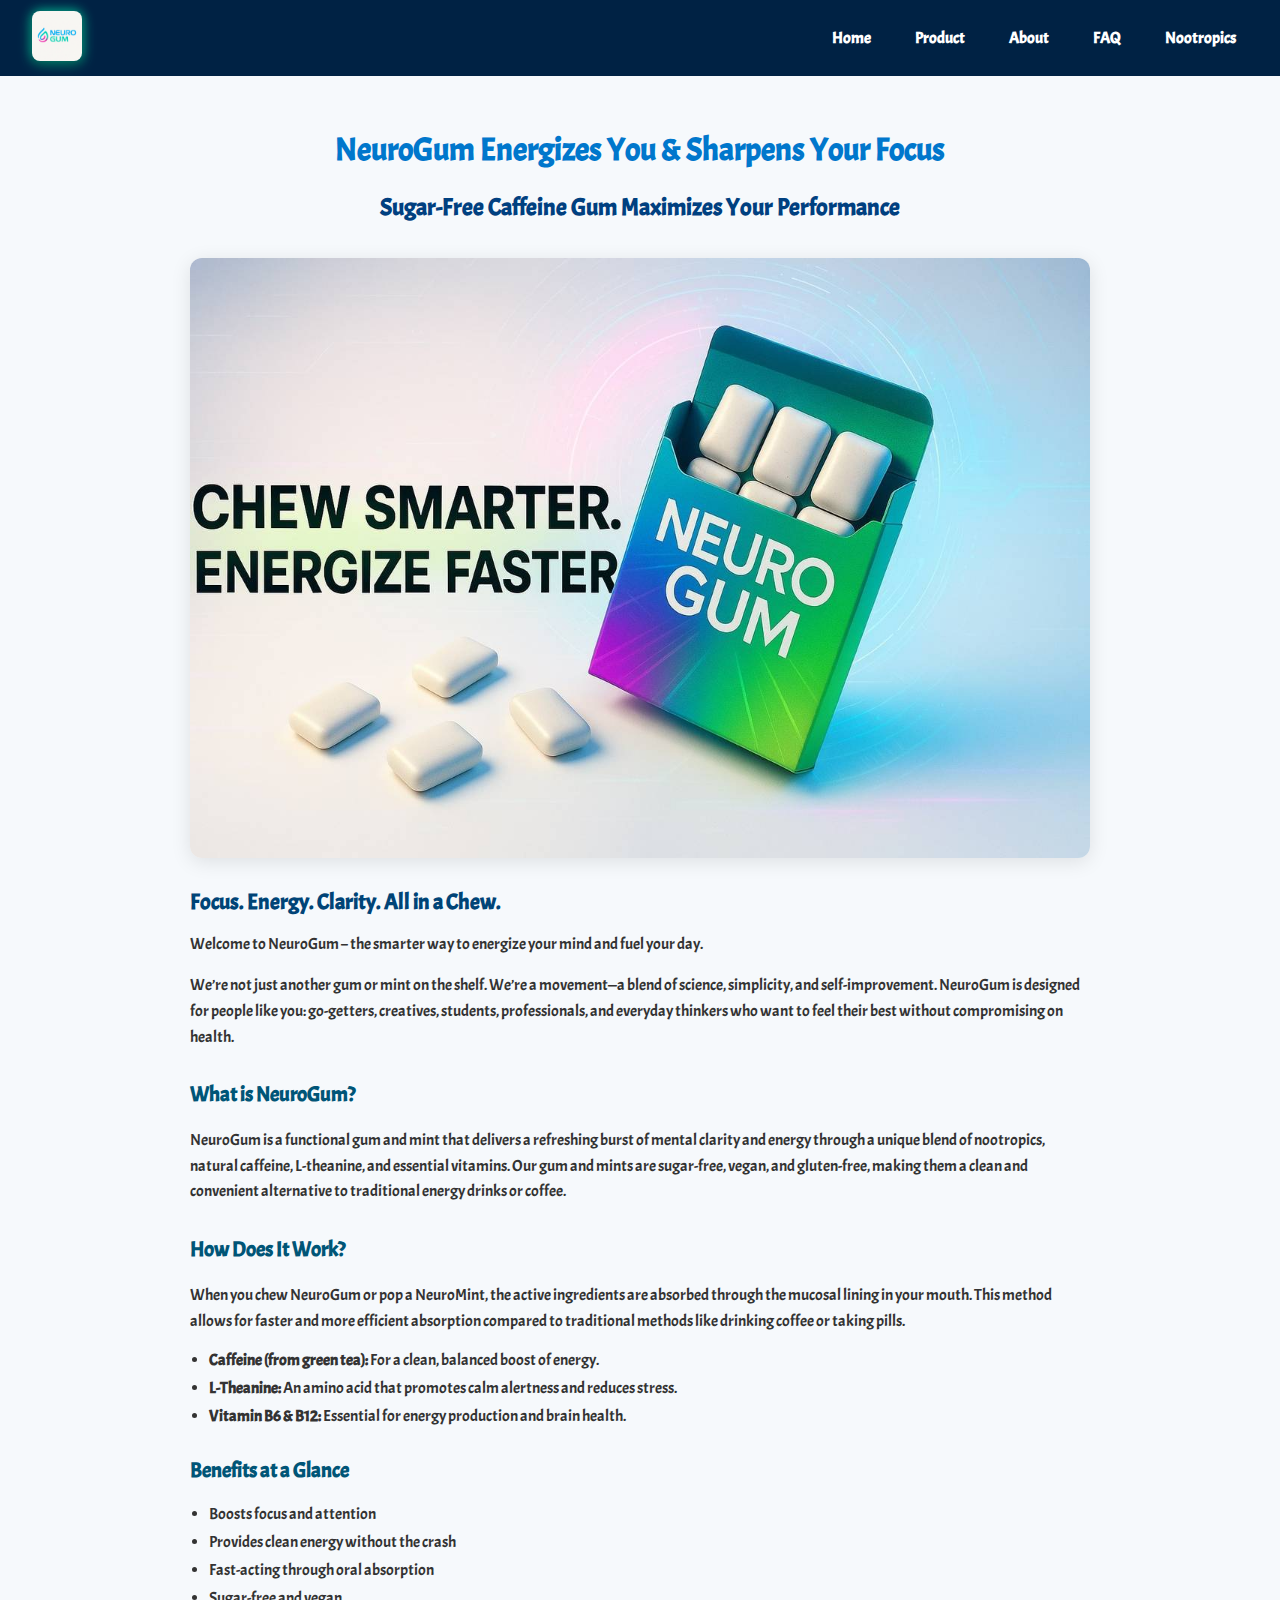
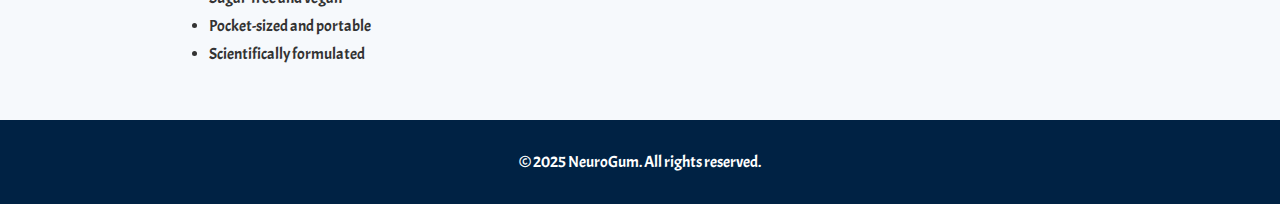
<file: index.html>
<!DOCTYPE html>
<html lang="en">
<head>
  <meta charset="UTF-8">
  <meta name="viewport" content="width=device-width, initial-scale=1.0">
  <title>NeuroGum | Caffeine Gum to Energize & Sharpen Focus</title>
  <meta name="description" content="Enhance your energy and concentration with NeuroGum's caffeine gum. Sugar-free, vegan, nootropics-powered focus.">
  <link rel="canonical" href="https://kasi039.github.io/neurogum/">
  <link href="https://fonts.googleapis.com/css2?family=Acme&display=swap" rel="stylesheet">
  <link rel="stylesheet" href="./css/index.css">
</head>

<script async src="https://www.googletagmanager.com/gtag/js?id=G-2RG6PH6X2K"></script>
<script>
  window.dataLayer = window.dataLayer || [];
  function gtag(){dataLayer.push(arguments);}
  gtag('js', new Date());

  gtag('config', 'G-2RG6PH6X2K');
</script>
<body>
  <header>
    <nav class="navbar">
      <div class="logo">
        <img src="./images/logo-neuro-gum.jpg" alt="NeuroGum Logo">
      </div>
      <div class="nav-links">
        <a href="./">Home</a>
        <a href="product.html">Product</a>
        <a href="about.html">About</a>
        <a href="faq.html">FAQ</a>
        <a href="nootropics.html">Nootropics</a>
      </div>
    </nav>
  </header>
  
  <main>
    <h1>NeuroGum Energizes You & Sharpens Your Focus</h1>
    <h2>Sugar-Free Caffeine Gum Maximizes Your Performance</h2>
    <img src="./images/caffeine-gum-banner.jpg" alt="Caffeine gum to boost energy and sharpen focus">
    <section class="intro">
      <h3>Focus. Energy. Clarity. All in a Chew.</h3>
      <p>Welcome to NeuroGum – the smarter way to energize your mind and fuel your day.</p>
      <p>We’re not just another gum or mint on the shelf. We’re a movement—a blend of science, simplicity, and self-improvement. NeuroGum is designed for people like you: go-getters, creatives, students, professionals, and everyday thinkers who want to feel their best without compromising on health.</p>
    </section>

    <section class="info">
      <h3>What is NeuroGum?</h3>
      <p>NeuroGum is a functional gum and mint that delivers a refreshing burst of mental clarity and energy through a unique blend of nootropics, natural caffeine, L-theanine, and essential vitamins. Our gum and mints are sugar-free, vegan, and gluten-free, making them a clean and convenient alternative to traditional energy drinks or coffee.</p>

      <h3>How Does It Work?</h3>
      <p>When you chew NeuroGum or pop a NeuroMint, the active ingredients are absorbed through the mucosal lining in your mouth. This method allows for faster and more efficient absorption compared to traditional methods like drinking coffee or taking pills.</p>

      <ul class="ingredients">
        <li><strong>Caffeine (from green tea):</strong> For a clean, balanced boost of energy.</li>
        <li><strong>L-Theanine:</strong> An amino acid that promotes calm alertness and reduces stress.</li>
        <li><strong>Vitamin B6 & B12:</strong> Essential for energy production and brain health.</li>
      </ul>

      <h3>Benefits at a Glance</h3>
      <ul class="benefits">
        <li>Boosts focus and attention</li>
        <li>Provides clean energy without the crash</li>
        <li>Fast-acting through oral absorption</li>
        <li>Sugar-free and vegan</li>
        <li>Pocket-sized and portable</li>
        <li>Scientifically formulated</li>
      </ul>
    </section>
  </main>

  <footer>
    <p>&copy; 2025 NeuroGum. All rights reserved.</p>
  </footer>
</body>
</html>
</file>
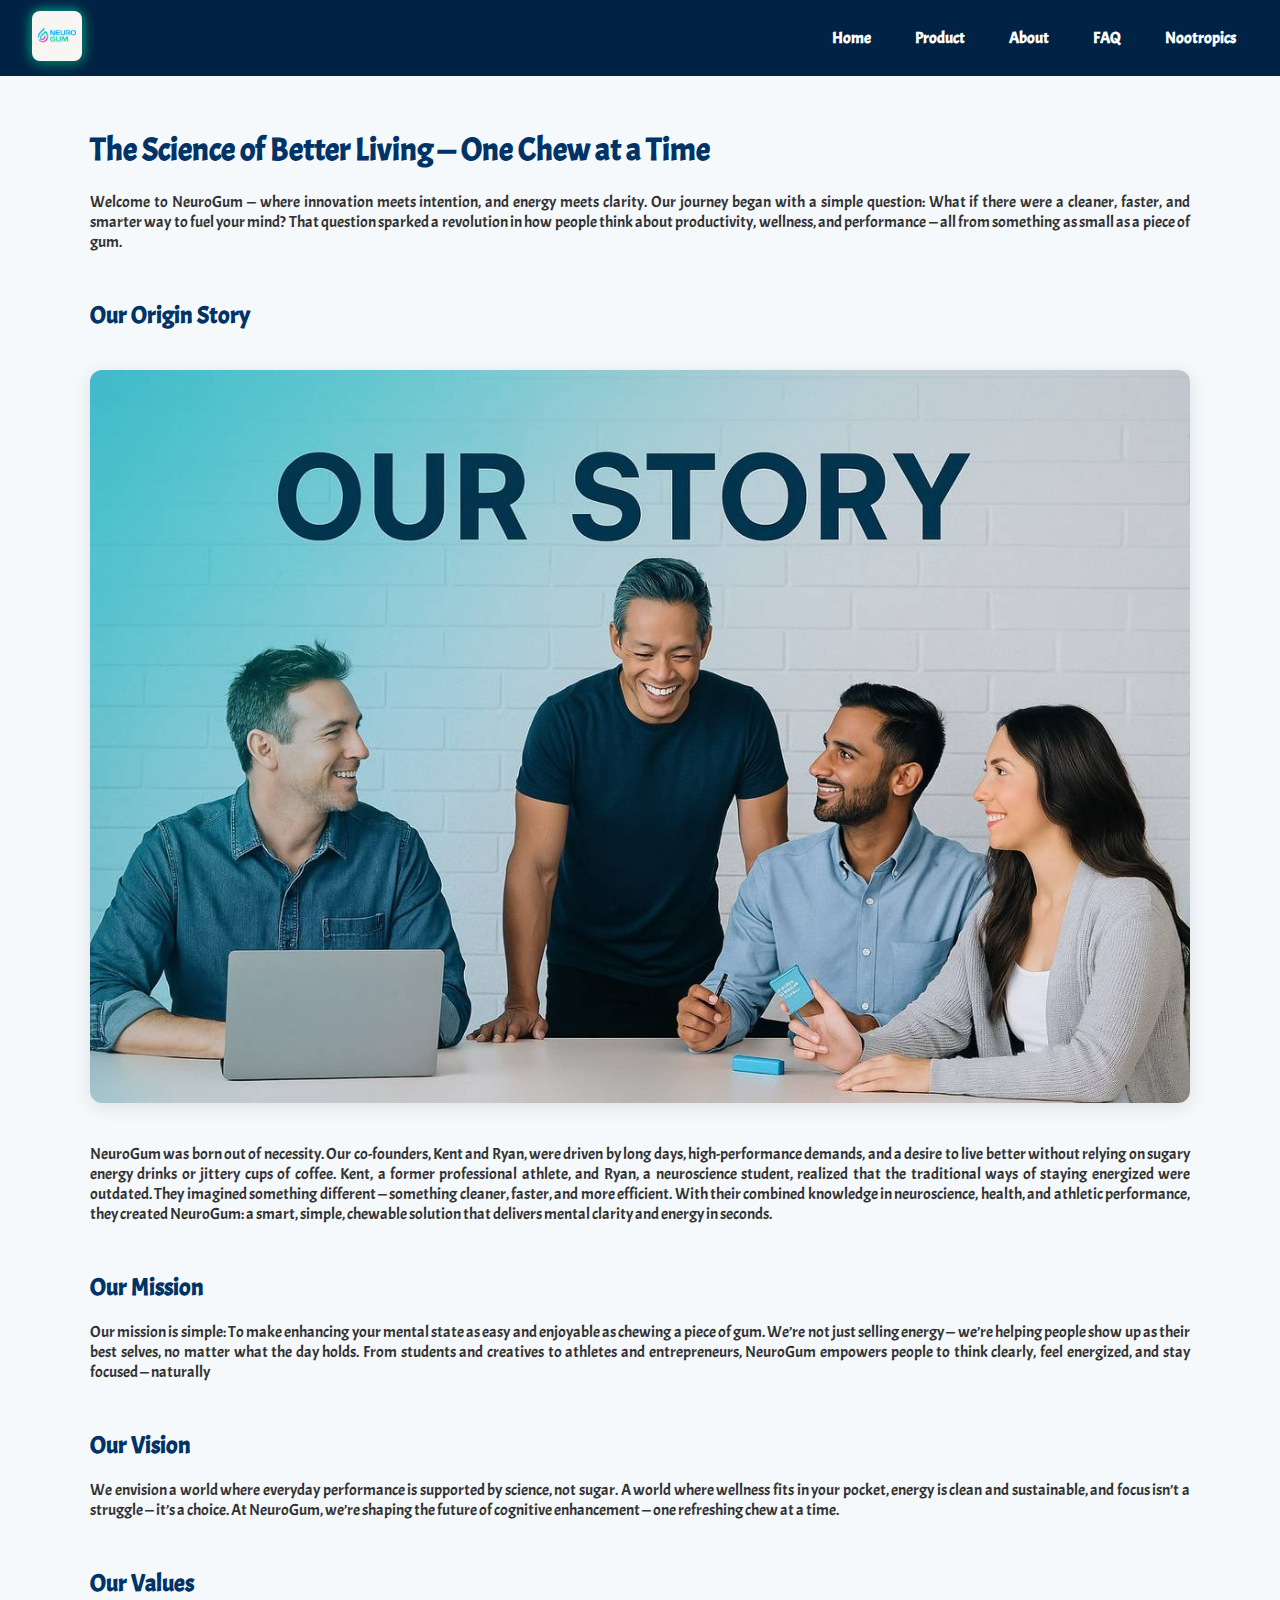
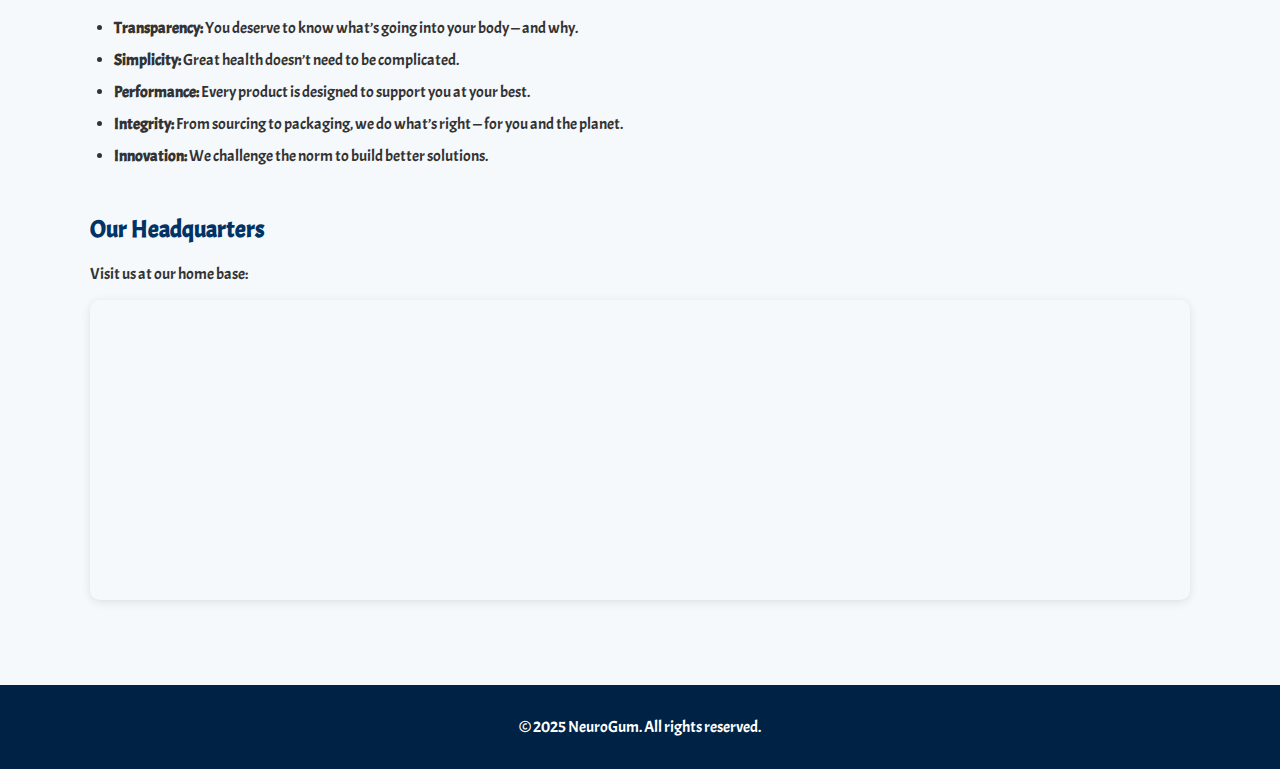
<file: about.html>
<!DOCTYPE html>
<html lang="en">
<head>
  <meta charset="UTF-8" />
  <meta name="viewport" content="width=device-width, initial-scale=1.0"/>
  <title>About NeuroGum | Mission & Story</title>
  <meta name="description" content="Discover NeuroGum's journey from inception to innovation. Learn about our mission and natural focus-enhancing ingredients.">
  <link rel="stylesheet" href="./css/about.css" />
  <link rel="canonical" href="https://kasi039.github.io/neurogum/about.html">
  <link href="https://fonts.googleapis.com/css2?family=Acme&display=swap" rel="stylesheet">

</head>
<body>
  <header>
    <nav class="navbar">
      <div class="logo">
        <img src="./images/logo-neuro-gum.jpg" alt="NeuroGum Logo" />
      </div>
      <div class="nav-links">
        <a href="index.html">Home</a>
        <a href="product.html">Product</a>
        <a href="about.html">About </a>
        <a href="faq.html">FAQ</a>
        <a href="nootropics.html">Nootropics</a>
      </div>
    </nav>
  </header>

  <main class="about-container">
    <section class="intro">
      <h1>The Science of Better Living — One Chew at a Time</h1>
      <p>Welcome to NeuroGum — where innovation meets intention, and energy meets clarity.
        Our journey began with a simple question: What if there were a cleaner, faster, and
        smarter way to fuel your mind? That question sparked a revolution in how people think
        about productivity, wellness, and performance — all from something as small as a
        piece of gum.
        </p>
    </section>

    <section class="origin">
      <h2>Our Origin Story</h2>
      <img src="./images/neurogum-team.jpg" alt="The NeuroGum team on product development" />
      <p>NeuroGum was born out of necessity. Our co-founders, Kent and Ryan, were driven
        by long days, high-performance demands, and a desire to live better without relying
        on sugary energy drinks or jittery cups of coffee.
        Kent, a former professional athlete, and Ryan, a neuroscience student, realized that
        the traditional ways of staying energized were outdated. They imagined something
        different — something cleaner, faster, and more efficient. With their combined
        knowledge in neuroscience, health, and athletic performance, they created
        NeuroGum: a smart, simple, chewable solution that delivers mental clarity and energy
        in seconds.</p>
    </section>

    <section class="mission">
      <h2>Our Mission</h2>
      <p>Our mission is simple: To make enhancing your mental state as easy and enjoyable
        as chewing a piece of gum.
        We’re not just selling energy — we’re helping people show up as their best selves, no
        matter what the day holds. From students and creatives to athletes and entrepreneurs,
        NeuroGum empowers people to think clearly, feel energized, and stay focused —
        naturally</p>
    </section>

    <section class="vision">
      <h2>Our Vision</h2>
      <p>We envision a world where everyday performance is supported by science, not sugar.
        A world where wellness fits in your pocket, energy is clean and sustainable, and focus
        isn’t a struggle — it’s a choice. At NeuroGum, we’re shaping the future of cognitive
        enhancement — one refreshing chew at a time.</p>
    </section>

    <section class="values">
      <h2>Our Values</h2>
      <ul>
        <li><strong>Transparency:</strong> You deserve to know what’s going into your body — and why.</li>
        <li><strong>Simplicity:</strong> Great health doesn’t need to be complicated.</li>
        <li><strong>Performance:</strong> Every product is designed to support you at your best.</li>
        <li><strong>Integrity:</strong> From sourcing to packaging, we do what’s right — for you and the planet.</li>
        <li><strong>Innovation:</strong> We challenge the norm to build better solutions.</li>
      </ul>
    </section>

    <section class="map">
      <h2>Our Headquarters</h2>
      <p>Visit us at our home base:</p>
      <iframe
      src="https://www.google.com/maps/embed?pb=!1m18!1m12!1m3!1d2899.348836647036!2d-80.48871982380246!3d43.39063777111576!2m3!1f0!2f0!3f0!3m2!1i1024!2i768!4f13.1!3m3!1m2!1s0x882c0a9c8e1acad7%3A0x32b71320fb684d1e!2s343%20Valencia%20Ave%2C%20Kitchener%2C%20ON%20N2R%200P7!5e0!3m2!1sen!2sca!4v1744598166494!5m2!1sen!2sca"
        width="100%" height="300" style="border:0;" allowfullscreen="" loading="lazy">
      </iframe>
    </section>
  </main>

  <footer>
    <p>&copy; 2025 NeuroGum. All rights reserved.</p>
  </footer>
</body>
</html>
</file>
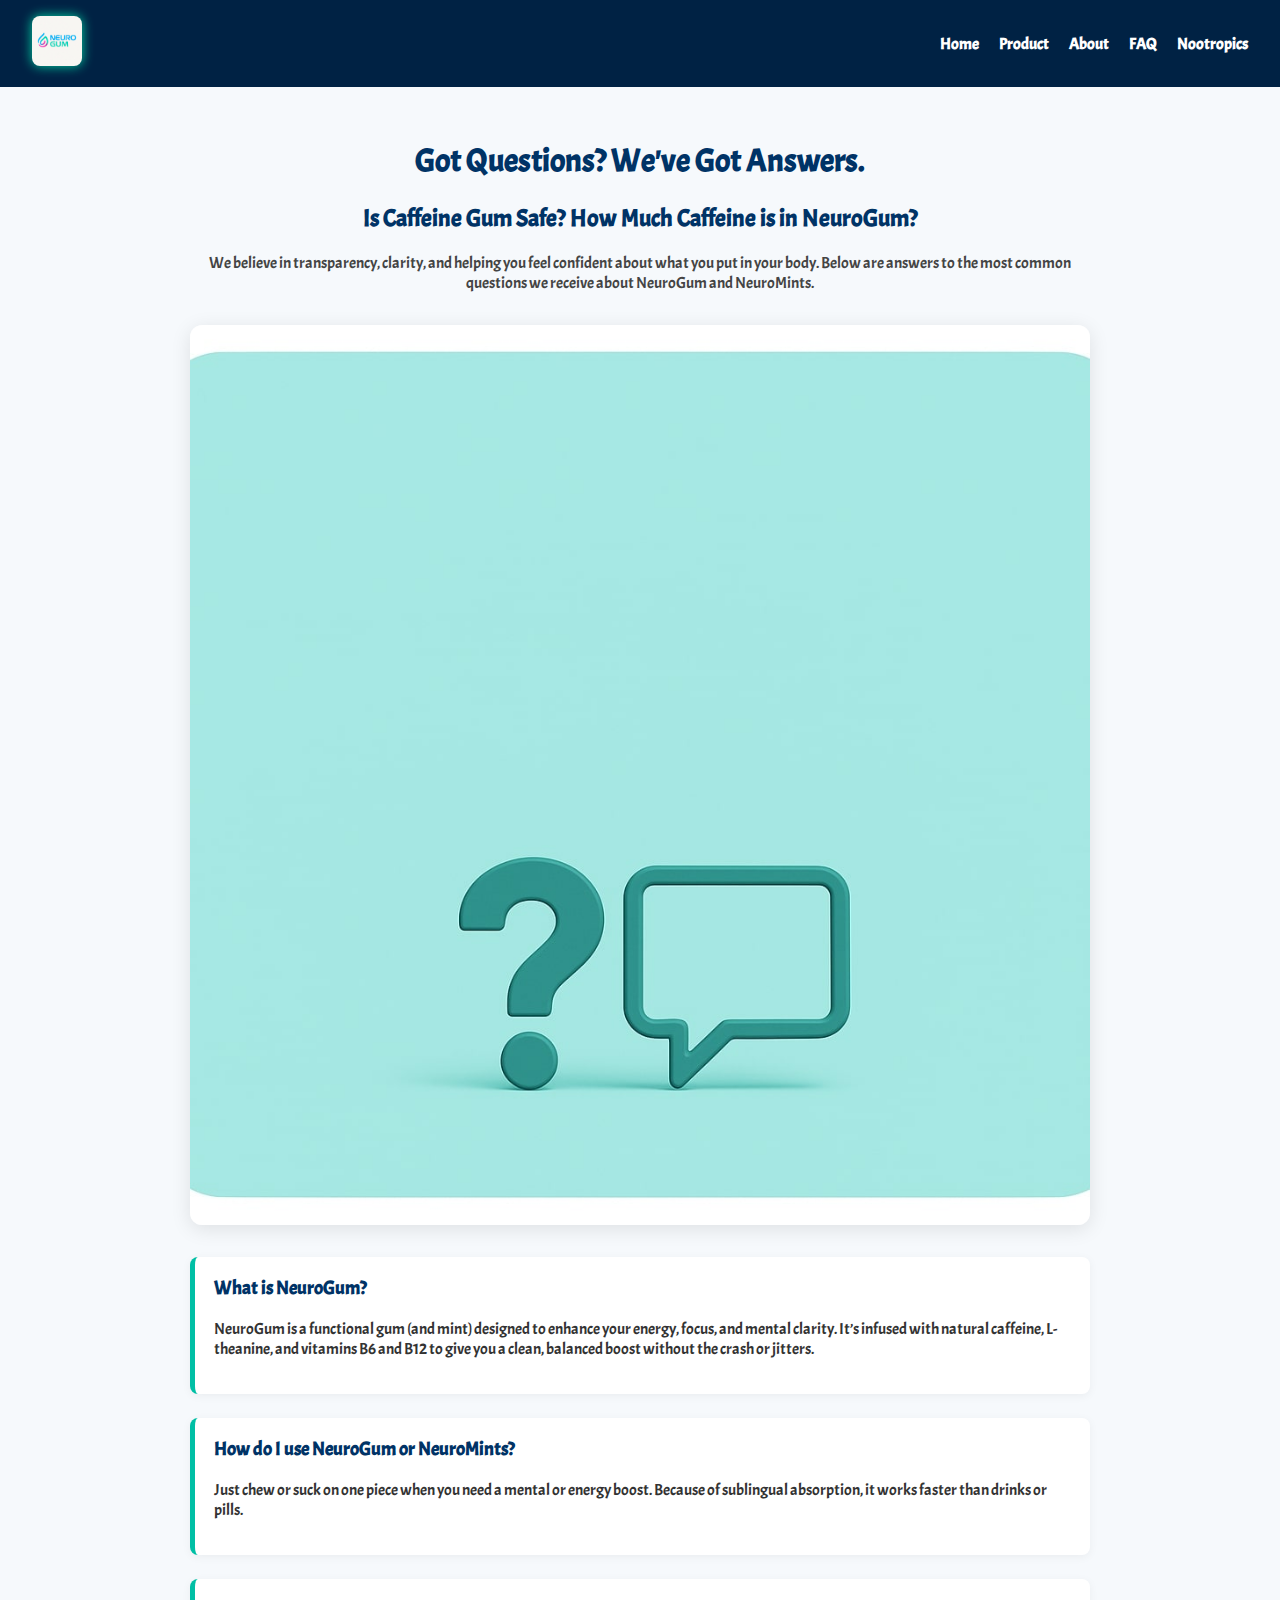
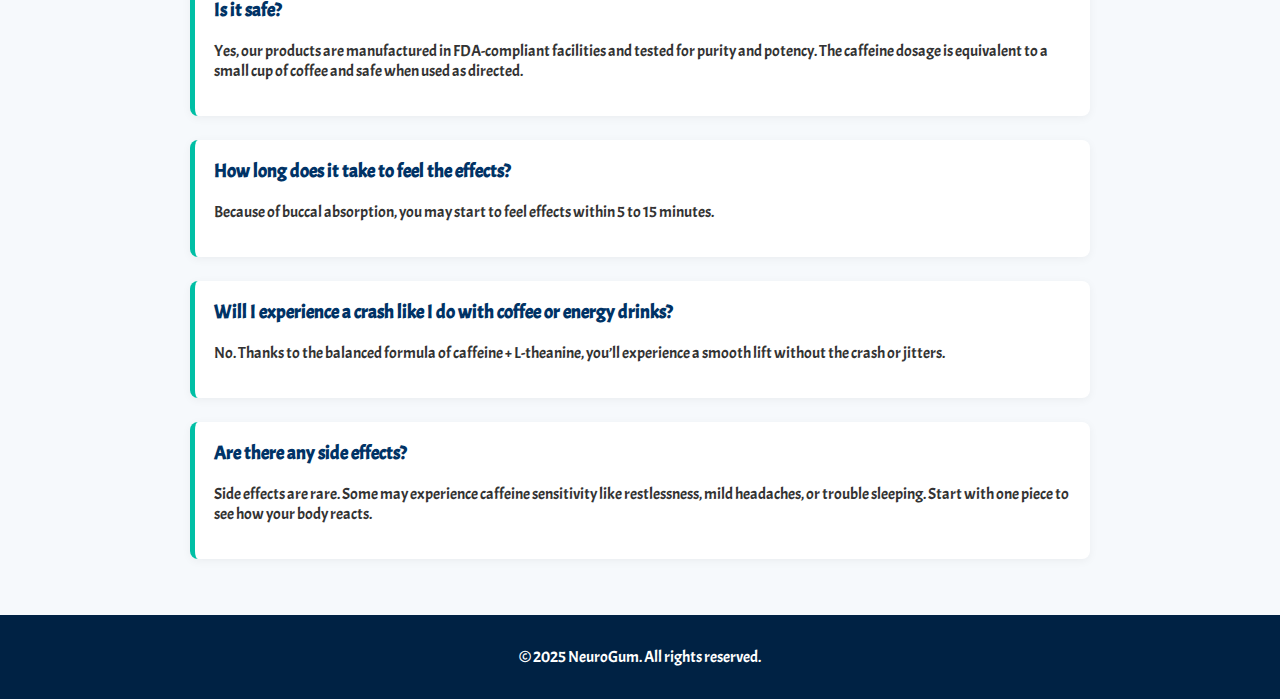
<file: faq.html>
<!DOCTYPE html>
<html lang="en">
<head>
  <meta charset="UTF-8" />
  <meta name="viewport" content="width=device-width, initial-scale=1.0" />
  <title>Caffeine Gum FAQ | Everything You Need to Know</title>
  <meta name="description" content="Have questions about caffeine gum? Find answers on safety, usage, ingredients, and more.">
  <link rel="stylesheet" href="./css/faq.css" />
  <link rel="canonical" href="https://kasi039.github.io/neurogum/faq.html">
  <link href="https://fonts.googleapis.com/css2?family=Acme&display=swap" rel="stylesheet">

</head>
<body>
  <header>
    <nav class="navbar">
      <div class="logo">
        <img src="./images/logo-neuro-gum.jpg" alt="NeuroGum Logo" />
      </div>
      <div class="nav-links">
        <a href="index.html">Home</a>
        <a href="product.html">Product</a>
        <a href="about.html">About</a>
        <a href="faq.html">FAQ</a>
        <a href="nootropics.html">Nootropics</a>
      </div>
    </nav>
  </header>

  <main class="faq-container">
    <h1>Got Questions? We've Got Answers.</h1>
    <h2>Is Caffeine Gum Safe? How Much Caffeine is in NeuroGum?</h2>
    <p class="intro-text">
      We believe in transparency, clarity, and helping you feel confident about what you put in your body.
      Below are answers to the most common questions we receive about NeuroGum and NeuroMints.
    </p>

    <img src="./images/caffeine-gum-faq.jpg" alt="Caffeine gum FAQ and safety information" class="faq-image" />

    <div class="faq-list">
      <div class="faq-item">
        <h3>What is NeuroGum?</h3>
        <p>NeuroGum is a functional gum (and mint) designed to enhance your energy, focus, and mental clarity. It’s infused with natural caffeine, L-theanine, and vitamins B6 and B12 to give you a clean, balanced boost without the crash or jitters.</p>
      </div>

      <div class="faq-item">
        <h3>How do I use NeuroGum or NeuroMints?</h3>
        <p>Just chew or suck on one piece when you need a mental or energy boost. Because of sublingual absorption, it works faster than drinks or pills.</p>
      </div>

      <div class="faq-item">
        <h3>Is it safe?</h3>
        <p>Yes, our products are manufactured in FDA-compliant facilities and tested for purity and potency. The caffeine dosage is equivalent to a small cup of coffee and safe when used as directed.</p>
      </div>

      <div class="faq-item">
        <h3>How long does it take to feel the effects?</h3>
        <p>Because of buccal absorption, you may start to feel effects within 5 to 15 minutes.</p>
      </div>

      <div class="faq-item">
        <h3>Will I experience a crash like I do with coffee or energy drinks?</h3>
        <p>No. Thanks to the balanced formula of caffeine + L-theanine, you’ll experience a smooth lift without the crash or jitters.</p>
      </div>

      <div class="faq-item">
        <h3>Are there any side effects?</h3>
        <p>Side effects are rare. Some may experience caffeine sensitivity like restlessness, mild headaches, or trouble sleeping. Start with one piece to see how your body reacts.</p>
      </div>
    </div>
  </main>

  <footer>
    <p>&copy; 2025 NeuroGum. All rights reserved.</p>
  </footer>
</body>
</html>
</file>
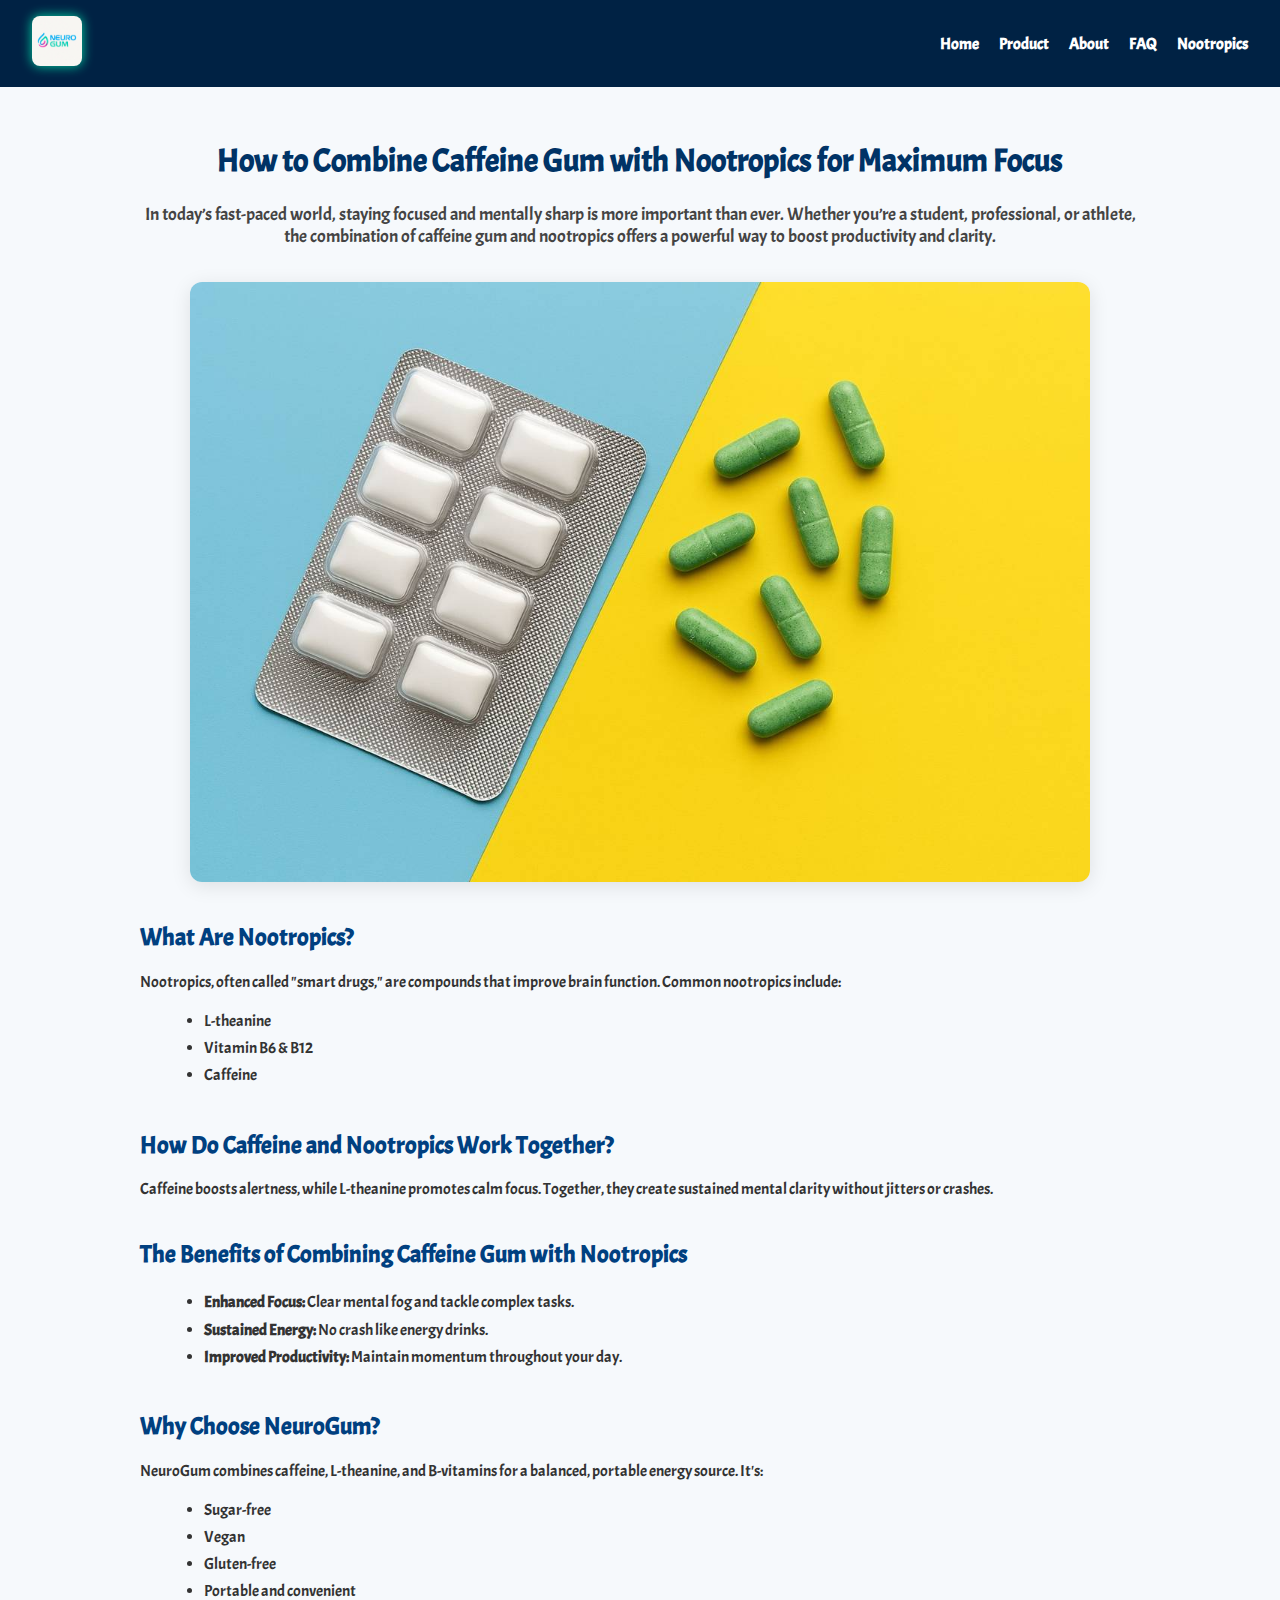
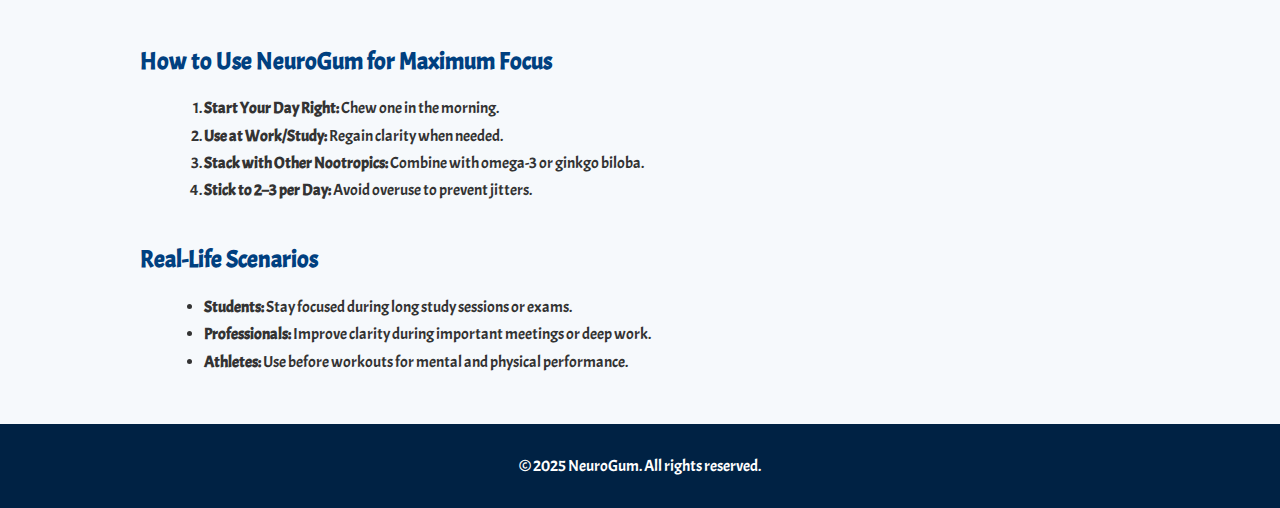
<file: nootropics.html>
<!DOCTYPE html>
<html lang="en">
<head>
  <meta charset="UTF-8" />
  <meta name="viewport" content="width=device-width, initial-scale=1.0" />
  <title>NeuroGum: Caffeine Gum + Nootropics for Focus</title>
  <meta name="description" content="Boost your mental clarity by combining caffeine gum with nootropics like L-theanine and B-vitamins. Learn how NeuroGum helps.">
  <link rel="stylesheet" href="./css/nootropics.css" />
  <link rel="canonical" href="https://kasi039.github.io/neurogum/nootropics.html">
  <link href="https://fonts.googleapis.com/css2?family=Acme&display=swap" rel="stylesheet">
</head>

<body>
  <header>
    <nav class="navbar">
      <div class="logo">
        <img src="./images/logo-neuro-gum.jpg" alt="NeuroGum Logo" />
      </div>
      <div class="nav-links">
        <a href="index.html">Home</a>
        <a href="product.html">Product</a>
        <a href="about.html">About</a>
        <a href="faq.html">FAQ</a>
        <a href="nootropics.html">Nootropics</a>
      </div>
    </nav>
  </header>

  <main class="nootropics-container">
    <h1>How to Combine Caffeine Gum with Nootropics for Maximum Focus</h1>
    <p class="intro">In today’s fast-paced world, staying focused and mentally sharp is more important than ever. Whether you’re a student, professional, or athlete, the combination of caffeine gum and nootropics offers a powerful way to boost productivity and clarity.</p>

    <img src="./images/caffeine-nootropic-gum.jpg" alt="Combining caffeine gum with nootropics for focus" class="banner" />

    <section>
      <h2>What Are Nootropics?</h2>
      <p>Nootropics, often called "smart drugs," are compounds that improve brain function. Common nootropics include:</p>
      <ul>
        <li>L-theanine</li>
        <li>Vitamin B6 & B12</li>
        <li>Caffeine</li>
      </ul>
    </section>

    <section>
      <h2>How Do Caffeine and Nootropics Work Together?</h2>
      <p>Caffeine boosts alertness, while L-theanine promotes calm focus. Together, they create sustained mental clarity without jitters or crashes.</p>
    </section>

    <section>
      <h2>The Benefits of Combining Caffeine Gum with Nootropics</h2>
      <ul>
        <li><strong>Enhanced Focus:</strong> Clear mental fog and tackle complex tasks.</li>
        <li><strong>Sustained Energy:</strong> No crash like energy drinks.</li>
        <li><strong>Improved Productivity:</strong> Maintain momentum throughout your day.</li>
      </ul>
    </section>

    <section>
      <h2>Why Choose NeuroGum?</h2>
      <p>NeuroGum combines caffeine, L-theanine, and B-vitamins for a balanced, portable energy source. It's:</p>
      <ul>
        <li>Sugar-free</li>
        <li>Vegan</li>
        <li>Gluten-free</li>
        <li>Portable and convenient</li>
      </ul>
    </section>

    <section>
      <h2>How to Use NeuroGum for Maximum Focus</h2>
      <ol>
        <li><strong>Start Your Day Right:</strong> Chew one in the morning.</li>
        <li><strong>Use at Work/Study:</strong> Regain clarity when needed.</li>
        <li><strong>Stack with Other Nootropics:</strong> Combine with omega-3 or ginkgo biloba.</li>
        <li><strong>Stick to 2–3 per Day:</strong> Avoid overuse to prevent jitters.</li>
      </ol>
    </section>

    <section>
      <h2>Real-Life Scenarios</h2>
      <ul>
        <li><strong>Students:</strong> Stay focused during long study sessions or exams.</li>
        <li><strong>Professionals:</strong> Improve clarity during important meetings or deep work.</li>
        <li><strong>Athletes:</strong> Use before workouts for mental and physical performance.</li>
      </ul>
    </section>
  </main>

  <footer>
    <p>&copy; 2025 NeuroGum. All rights reserved.</p>
  </footer>
</body>
</html>
</file>
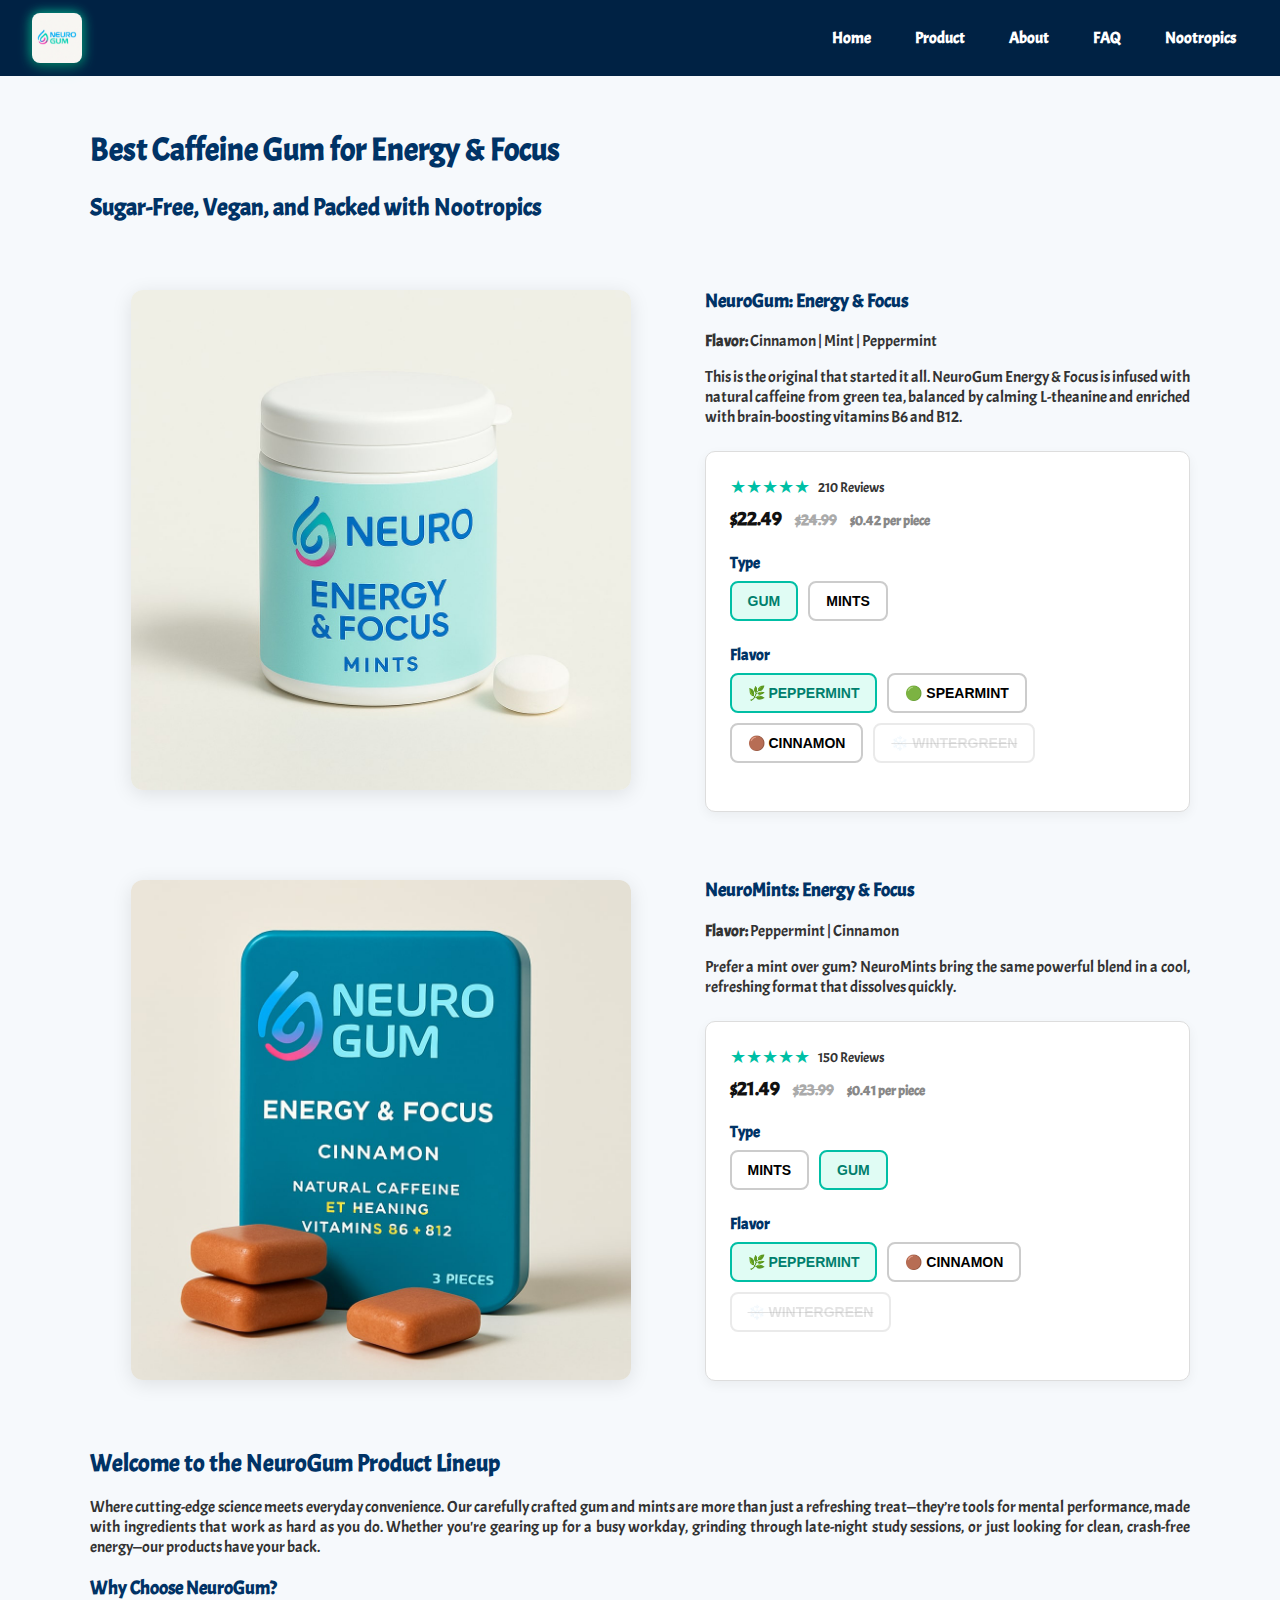
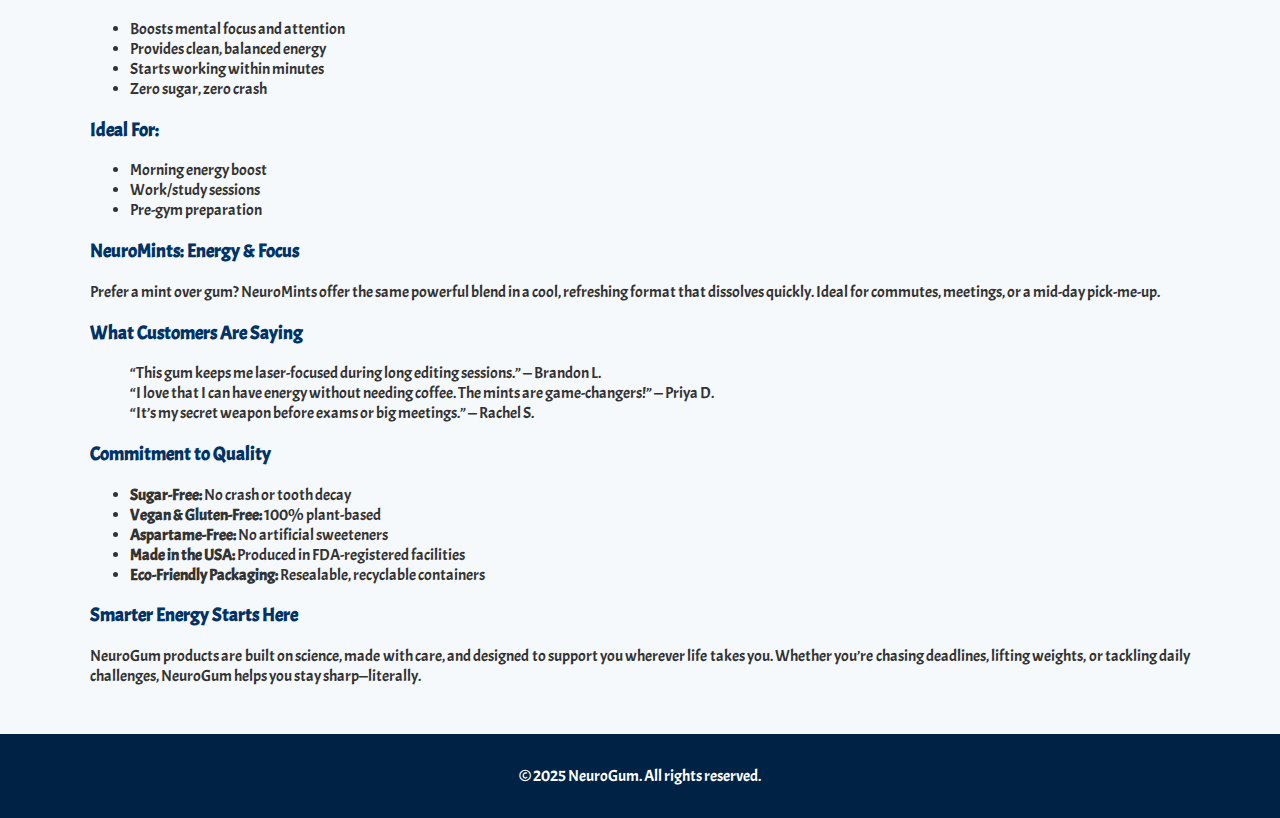
<file: product.html>
<!DOCTYPE html>
<html lang="en">
<head>
  <meta charset="UTF-8" />
  <meta name="viewport" content="width=device-width, initial-scale=1.0"/>
  <title>Best Caffeine Gum for Energy & Focus | NeuroGum</title>
  <meta name="description" content="Discover the best caffeine gum for energy and focus. NeuroGum is sugar-free, vegan, and designed for productivity.">
  <link rel="stylesheet" href="./css/product.css" />
  <script src="./js/product.js"></script>
  <link rel="canonical" href="https://kasi039.github.io/neurogum/product.html">
  <link href="https://fonts.googleapis.com/css2?family=Acme&display=swap" rel="stylesheet">

</head>
<body>
  <header>
    <nav class="navbar">
      <div class="logo">
        <img src="./images/logo-neuro-gum.jpg" alt="NeuroGum Logo" />
      </div>
      <div class="nav-links">
        <a href="index.html">Home</a>
        <a href="product.html">Product</a>
        <a href="about.html">About</a>
        <a href="faq.html">FAQ</a>
        <a href="nootropics.html">Nootropics</a>
      </div>
    </nav>
  </header>

  <main>
    <h1>Best Caffeine Gum for Energy & Focus</h1>
    <h2>Sugar-Free, Vegan, and Packed with Nootropics</h2>

    
    <section class="product-display">
      <div class="product-image">
        <img src="./images/best-caffeine-gum.jpg" alt="NeuroGum Energy & Focus">
      </div>

      <div class="product-info">
        <h3>NeuroGum: Energy & Focus</h3>
        <p><strong>Flavor:</strong> Cinnamon | Mint | Peppermint</p>
        <p>This is the original that started it all. NeuroGum Energy & Focus is infused with natural caffeine from green tea, balanced by calming L-theanine and enriched with brain-boosting vitamins B6 and B12.</p>

        <div class="product-options">
          <div class="review-line">
            <span class="stars">★★★★★</span>
            <span class="reviews">210 Reviews</span>
          </div>

          <div class="price">
            <span class="price-now">$22.49</span>
            <span class="price-old">$24.99</span>
            <span class="price-each">$0.42 per piece</span>
          </div>

          <div class="selector-group">
            <h4>Type</h4>
            <div class="options">
              <button class="selected" data-target="#gum-section">GUM</button>
              <button data-target="#mint-section">MINTS</button>
            </div>
          </div>

          <div class="selector-group">
            <h4>Flavor</h4>
            <div class="options">
              <button class="selected peppermint">PEPPERMINT</button>
              <button class="spearmint">SPEARMINT</button>
              <button class="cinnamon">CINNAMON</button>
              <button class="wintergreen" disabled>WINTERGREEN</button>
            </div>
          </div>
        </div>
      </div>
    </section>

    
    <section class="product-display">
      <div class="product-image">
        <img src="./images/neuromints.jpg" alt="NeuroMints Energy & Focus">
      </div>

      <div class="product-info">
        <h3>NeuroMints: Energy & Focus</h3>
        <p><strong>Flavor:</strong> Peppermint | Cinnamon</p>
        <p>Prefer a mint over gum? NeuroMints bring the same powerful blend in a cool, refreshing format that dissolves quickly.</p>

        <div class="product-options">
          <div class="review-line">
            <span class="stars">★★★★★</span>
            <span class="reviews">150 Reviews</span>
          </div>

          <div class="price">
            <span class="price-now">$21.49</span>
            <span class="price-old">$23.99</span>
            <span class="price-each">$0.41 per piece</span>
          </div>

          <div class="selector-group">
            <h4>Type</h4>
            <div class="options">
              <button>MINTS</button>
              <button class="selected">GUM</button>
            </div>
          </div>

          <div class="selector-group">
            <h4>Flavor</h4>
            <div class="options">
              <button class="selected peppermint">PEPPERMINT</button>
              <button class="cinnamon">CINNAMON</button>
              <button class="wintergreen" disabled>WINTERGREEN</button>
            </div>
          </div>
        </div>
      </div>
    </section>

    <section class="product-info-text">
      <h2>Welcome to the NeuroGum Product Lineup</h2>
      <p>Where cutting-edge science meets everyday convenience. Our carefully crafted gum and mints are more than just a refreshing treat—they’re tools for mental performance, made with ingredients that work as hard as you do. Whether you're gearing up for a busy workday, grinding through late-night study sessions, or just looking for clean, crash-free energy—our products have your back.</p>
    
      <h3>Why Choose NeuroGum?</h3>
      <ul>
        <li>Boosts mental focus and attention</li>
        <li>Provides clean, balanced energy</li>
        <li>Starts working within minutes</li>
        <li>Zero sugar, zero crash</li>
      </ul>
    
      <h3>Ideal For:</h3>
      <ul>
        <li>Morning energy boost</li>
        <li>Work/study sessions</li>
        <li>Pre-gym preparation</li>
      </ul>
    
      <h3>NeuroMints: Energy & Focus</h3>
      <p>Prefer a mint over gum? NeuroMints offer the same powerful blend in a cool, refreshing format that dissolves quickly. Ideal for commutes, meetings, or a mid-day pick-me-up.</p>
    
      <h3>What Customers Are Saying</h3>
      <blockquote>
        “This gum keeps me laser-focused during long editing sessions.” — Brandon L.<br>
        “I love that I can have energy without needing coffee. The mints are game-changers!” — Priya D.<br>
        “It’s my secret weapon before exams or big meetings.” — Rachel S.
      </blockquote>
    
      <h3>Commitment to Quality</h3>
      <ul>
        <li><strong>Sugar-Free:</strong> No crash or tooth decay</li>
        <li><strong>Vegan & Gluten-Free:</strong> 100% plant-based</li>
        <li><strong>Aspartame-Free:</strong> No artificial sweeteners</li>
        <li><strong>Made in the USA:</strong> Produced in FDA-registered facilities</li>
        <li><strong>Eco-Friendly Packaging:</strong> Resealable, recyclable containers</li>
      </ul>
    
      <h3>Smarter Energy Starts Here</h3>
      <p>NeuroGum products are built on science, made with care, and designed to support you wherever life takes you. Whether you’re chasing deadlines, lifting weights, or tackling daily challenges, NeuroGum helps you stay sharp—literally.</p>
    </section>
    
  </main>

  <footer>
    <p>&copy; 2025 NeuroGum. All rights reserved.</p>
  </footer>
</body>
</html>
</file>
<file: css/index.css>
body {
  font-family: 'Acme', Arial, sans-serif;
  margin: 0;
  padding: 0;
  background: #f6f9fc;
  color: #333;
}

.navbar {
  display: flex;
  align-items: center;
  justify-content: space-between;
  padding: 0.5em 2em;
  background-color: #002244;
  height: 60px;
}

.logo {
  flex: 1;
}

.logo img {
  height: 50px;
  border-radius: 8px;
  box-shadow: 0 4px 10px rgba(0, 0, 0, 0.3);
  transition: all 0.3s ease-in-out;
  filter: drop-shadow(0 0 6px #00d4a5);
}

.logo img:hover {
  filter: drop-shadow(0 0 10px #00d4a5);
  transform: scale(1.05);
}

.nav-links {
  flex: 1;
  display: flex;
  justify-content: flex-end;
  gap: 20px;
}

.nav-links a {
  color: white;
  text-decoration: none;
  font-weight: bold;
  padding: 8px 12px;
  border-radius: 4px;
  transition: background-color 0.3s, color 0.3s;
}

.nav-links a:hover {
  background-color: #ffffff22;
  color: #00d4a5;
}

main {
  padding: 2em;
  max-width: 900px;
  margin: 0 auto;
  text-align: left;
}

main h1 {
  color: #0077cc;
  text-align: center;
}

main h2 {
  text-align: center;
  color: #004080;
  margin-bottom: 1.5em;
}

main img {
  max-width: 100%;
  height: auto;
  display: block;
  margin: 0 auto 30px;
  border-radius: 12px;
  box-shadow: 0 4px 20px rgba(0, 0, 0, 0.1);
}

.intro h3 {
  font-size: 1.4em;
  color: #004477;
  margin-bottom: 10px;
}

.intro p {
  margin-bottom: 1em;
  line-height: 1.6;
}

.info h3 {
  font-size: 1.3em;
  margin-top: 1.5em;
  color: #005577;
}

.info p {
  line-height: 1.6;
  margin-bottom: 1em;
}

.ingredients,
.benefits {
  padding-left: 1.2em;
  margin-bottom: 1.5em;
  list-style: disc;
}

.ingredients li,
.benefits li {
  margin-bottom: 0.5em;
}

footer {
  text-align: center;
  padding: 1em;
  background: #002244;
  color: white;
}





/* Tablets (768px) */
@media (max-width: 768px) {
  .navbar {
    flex-direction: column;
    align-items: center;
    text-align: center;
    height: auto;
    padding: 1em;
  }

  .nav-links {
    flex-direction: column;
    align-items: center;
    width: 100%;
    gap: 10px;
    margin-top: 10px;
  }

  .nav-links a {
    background-color: #003366;
    padding: 10px;
    border-radius: 4px;
    width: 90%;
    text-align: center;
  }

  .logo img {
    height: 45px;
    width: 45px;
    margin-bottom: 10px;
  }

  
  main {
    padding: 1.5em;
  }

  main h1 {
    font-size: 1.6em;
    text-align: center;
  }

  main h2 {
    font-size: 1.4em;
    text-align: center;
  }

  .intro h3,
  .info h3 {
    font-size: 1.2em;
    text-align: justify;
  }
  
  .intro p, .info p {
    text-align: justify;
  }
}

/* Mobiles (≤480px) */
@media (max-width: 480px) {
  body {
    background-color: #ffffff;
    font-size: 0.95em;
    color: #222;
  }

  .navbar {
    background-color: #004466;
    flex-direction: column;
    padding: 1em;
  }

  .logo img {
    height: 40px;
    width: 40px;
    margin-bottom: 10px;
  }

  .nav-links {
    flex-direction: column;
    align-items: center;
    width: 100%;
  }

  .nav-links a {
    font-size: 0.95em;
    padding: 10px 12px;
    background-color: #005580;
  }

  main {
    padding: 1em;
  }

  main h1 {
    font-size: 1.4em;
    color: #006699;
  }

  main h2 {
    font-size: 1.2em;
    color: #004466;
  }

  .intro h3,
  .info h3 {
    font-size: 1em;
    text-align: justify;
  }

  footer {
    font-size: 0.9em;
    padding: 0.8em;
  }
}
</file>
<file: css/about.css>
body {
  font-family: 'Acme', Arial, sans-serif;
  background: #f6f9fc;
  margin: 0;
  padding: 0;
  color: #333;
}

.navbar {
  display: flex;
  align-items: center;
  justify-content: space-between;
  padding: 0.5em 2em;
  background-color: #002244;
  height: 60px;
}

.logo {
  flex: 1;
}

.logo img {
  height: 50px;
  width: 50px;
  border-radius: 8px;
  box-shadow: 0 4px 10px rgba(0, 0, 0, 0.3);
  transition: all 0.3s ease-in-out;
  filter: drop-shadow(0 0 6px #00d4a5);
  margin-left: 0px;
}

.logo img:hover {
  filter: drop-shadow(0 0 10px #00d4a5);
  transform: scale(1.05);
}

.nav-links {
  flex: 1;
  display: flex;
  justify-content: flex-end;
  gap: 20px;
}

.nav-links a {
  color: white;
  text-decoration: none;
  font-weight: bold;
  padding: 8px 12px;
  border-radius: 4px;
  transition: background-color 0.3s, color 0.3s;
}

.nav-links a:hover {
  background-color: #ffffff22;
  color: #00d4a5;
}

main.about-container {
  padding: 2em;
  max-width: 1100px;
  margin: auto;
  text-align: justify;
}

main.about-container p,
main.about-container li {
  text-align: justify;
}
main section {
  margin-bottom: 3em;
}

h1, h2 {
  color: #003366;
}

img {
  max-width: 100%;
  border-radius: 12px;
  margin: 20px 0;
  box-shadow: 0 4px 20px rgba(0, 0, 0, 0.1);
}

ul {
  padding-left: 1.5em;
}

ul li {
  margin-bottom: 0.75em;
}

footer {
  background-color: #002244;
  color: white;
  text-align: center;
  padding: 1em;
}

iframe {
  border-radius: 10px;
  box-shadow: 0 2px 10px rgba(0, 0, 0, 0.1);
}



/* Tablets (≤ 768px) */
@media (max-width: 768px) {
  .navbar {
    flex-direction: column;
    align-items: center;
    justify-content: center;
    height: auto;
    padding: 1em;
    gap: 10px;
  }

  .nav-links {
    flex-direction: column;
    align-items: center;
    width: 100%;
    gap: 10px;
  }

  .nav-links a {
    display: block;
    width: 100%;
    max-width: 280px;
    text-align: center;
    background-color: #004080;
    padding: 10px;
    color: white;
    font-weight: bold;
    border-radius: 4px;
  }

  main.about-container {
    padding: 1.5em;
    text-align: justify;
  }

  h1, h2 {
    text-align: center;
  }

  iframe {
    width: 100%;
    height: auto;
  }

  footer {
    text-align: center;
    font-size: 0.95em;
  }
}

/* Mobile (≤ 480px) */
@media (max-width: 480px) {
  body {
    font-size: 0.95em;
    background-color: #ffffff;
  }

  .logo img {
    height: 40px;
    width: 40px;
  }

  .navbar {
    padding: 1em;
    background-color: #004466;
    flex-direction: column;
    align-items: center;
    gap: 10px;
  }

  .nav-links a {
    font-size: 0.95em;
    padding: 10px 12px;
    background-color: #005580;
  }

  main.about-container {
    padding: 1em;
    text-align: justify;
  }

  h1 {
    font-size: 1.4em;
  }

  h2 {
    font-size: 1.2em;
  }

  footer {
    padding: 0.8em;
    font-size: 0.9em;
  }
}
</file>
<file: css/faq.css>
body {
  font-family: 'Acme', Arial, sans-serif;
  background: #f6f9fc;
  margin: 0;
  padding: 0;
  color: #333;
}

.navbar {
  display: flex;
  align-items: center;
  justify-content: space-between;
  padding: 1em 2em;
  background-color: #002244;
}

.logo img {
  height: 50px;
  border-radius: 8px;
  filter: drop-shadow(0 0 6px #00d4a5);
}

.nav-links {
  display: flex;
  gap: 20px;
}

.nav-links a {
  color: white;
  text-decoration: none;
  font-weight: bold;
}

main.faq-container {
  max-width: 900px;
  margin: auto;
  padding: 2em;
}

.faq-container h1 {
  color: #003366;
  text-align: center;
}

.faq-container h2 {
  color: #003366;
  text-align: center;
}

.intro-text {
  text-align: center;
  margin-bottom: 2em;
  color: #444;
}

.faq-image {
  max-width: 100%;
  border-radius: 12px;
  box-shadow: 0 4px 20px rgba(0, 0, 0, 0.1);
  margin: 20px auto;
  display: block;
}

.faq-list {
  margin-top: 2em;
}

.faq-item {
  background: #fff;
  border-left: 5px solid #00bfa5;
  padding: 1.2em;
  margin-bottom: 1.5em;
  border-radius: 8px;
  box-shadow: 0 2px 10px rgba(0,0,0,0.05);
}

.faq-item h3 {
  margin-top: 0;
  color: #003366;
}

footer {
  background-color: #002244;
  color: white;
  text-align: center;
  padding: 1em;
}




/* Tablets (768px and below) */
@media (max-width: 768px) {
  .navbar {
    flex-direction: column;
    align-items: center;
    padding: 1em;
    gap: 10px;
  }

  .nav-links {
    flex-direction: column;
    align-items: center;
    width: 100%;
    gap: 10px;
  }

  .nav-links a {
    display: block;
    width: 100%;
    max-width: 280px;
    background-color: #004080;
    padding: 10px;
    text-align: center;
    color: white;
    font-weight: bold;
    border-radius: 4px;
  }

  main.faq-container {
    padding: 1.5em;
    text-align: justify;
  }

  .faq-container h1, .faq-container h2 {
    text-align: center;
    font-size: 1.4em;
  }

  .faq-item h3 {
    font-size: 1.1em;
  }

  footer {
    font-size: 0.95em;
  }
}

/* Mobile Devices (480px and below) */
@media (max-width: 480px) {
  body {
    font-size: 0.95em;
    background-color: #ffffff;
  }

  .logo img {
    height: 40px;
    width: 40px;
  }

  .navbar {
    padding: 1em;
    background-color: #004466;
    flex-direction: column;
    align-items: center;
    gap: 10px;
  }

  .nav-links a {
    font-size: 0.95em;
    padding: 10px 12px;
    background-color: #005580;
  }

  .faq-container h1 {
    font-size: 1.3em;
  }

  .faq-container h2 {
    font-size: 1.1em;
  }

  .faq-image {
    width: 100%;
    height: auto;
    margin-bottom: 1.5em;
  }

  .faq-item {
    padding: 0.9em;
  }

  .faq-item h3 {
    font-size: 1em;
  }

  footer {
    padding: 0.8em;
    font-size: 0.9em;
  }
}
</file>
<file: css/nootropics.css>
body {
  font-family: 'Acme', Arial, sans-serif;
  background: #f6f9fc;
  color: #333;
  margin: 0;
  padding: 0;
}

.navbar {
  display: flex;
  justify-content: space-between;
  align-items: center;
  background-color: #002244;
  padding: 1em 2em;
}

.logo img {
  height: 50px;
  border-radius: 8px;
  filter: drop-shadow(0 0 6px #00d4a5);
}

.nav-links {
  display: flex;
  gap: 20px;
}

.nav-links a {
  color: white;
  text-decoration: none;
  font-weight: bold;
}

main.nootropics-container {
  max-width: 1000px;
  margin: auto;
  padding: 2em;
}

main h1 {
  color: #003366;
  text-align: center;
}

.intro {
  text-align: center;
  font-size: 1.1em;
  margin-bottom: 2em;
  color: #444;
}

.banner {
  width: 100%;
  max-width: 900px;
  margin: 20px auto;
  display: block;
  border-radius: 12px;
  box-shadow: 0 4px 20px rgba(0, 0, 0, 0.1);
}

section {
  margin-top: 2.5em;
}

h2 {
  color: #004080;
}

ul, ol {
  margin-left: 1.5em;
  line-height: 1.7;
}

footer {
  background-color: #002244;
  color: white;
  text-align: center;
  padding: 1em;
}


/* Tablets (768px and below) */
@media (max-width: 768px) {
  .navbar {
    flex-direction: column;
    align-items: center;
    padding: 1em;
    gap: 10px;
  }

  .nav-links {
    flex-direction: column;
    align-items: center;
    gap: 10px;
    width: 100%;
  }

  .nav-links a {
    background-color: #004080;
    color: white;
    padding: 10px;
    border-radius: 4px;
    display: block;
    width: 100%;
    max-width: 280px;
    font-size: 1em;
    text-align: center;
    font-weight: bold;
    text-decoration: none;
  }

  main.nootropics-container {
    padding: 1.5em;
    text-align: justify;
  }

  main h1 {
    font-size: 1.5em;
    text-align: center;
  }

  .intro {
    font-size: 1em;
  }

  h2 {
    font-size: 1.2em;
  }

  .banner {
    width: 100%;
    max-width: 100%;
    margin-bottom: 2em;
  }

  section {
    margin-top: 2em;
  }

  footer {
    font-size: 0.95em;
    text-align: center;
  }
}

/* Mobile Devices (480px and below) */
@media (max-width: 480px) {
  body {
    font-size: 0.95em;
    background-color: #ffffff;
  }

  .logo img {
    height: 40px;
    width: 40px;
  }

  .navbar {
    padding: 1em;
    background-color: #004466;
    flex-direction: column;
    align-items: center;
    gap: 10px;
  }

  .nav-links {
    flex-direction: column;
    align-items: center;
    width: 100%;
    gap: 10px;
  }

  .nav-links a {
    font-size: 0.95em;
    background-color: #005580;
    padding: 10px 12px;
  }

  main.nootropics-container {
    padding: 1em;
    text-align: justify;
  }

  main h1 {
    font-size: 1.4em;
  }

  h2 {
    font-size: 1.1em;
  }

  .banner {
    max-width: 100%;
    height: auto;
  }

  footer {
    padding: 0.8em;
    font-size: 0.9em;
  }
}
</file>
<file: css/product.css>
body {
  font-family: 'Acme', Arial, sans-serif;
  margin: 0;
  padding: 0;
  background: #f6f9fc;
  color: #333;
}

.navbar {
  display: flex;
  align-items: center;
  justify-content: space-between;
  padding: 0.5em 2em;
  background-color: #002244;
  height: 60px;
}

.logo {
  flex: 1;
}

.logo img {
  height: 50px;
  width: 50px;
  border-radius: 8px;
  box-shadow: 0 4px 10px rgba(0, 0, 0, 0.3);
  transition: all 0.3s ease-in-out;
  filter: drop-shadow(0 0 6px #00d4a5);
  margin-left: 0px;
}

.logo img:hover {
  filter: drop-shadow(0 0 10px #00d4a5);
  transform: scale(1.05);
}

.nav-links {
  flex: 1;
  display: flex;
  justify-content: flex-end;
  gap: 20px;
}

.nav-links a {
  color: white;
  text-decoration: none;
  font-weight: bold;
  padding: 8px 12px;
  border-radius: 4px;
  transition: background-color 0.3s, color 0.3s;
}

.nav-links a:hover {
  background-color: #ffffff22;
  color: #00d4a5;
}

main {
  padding: 2em;
  max-width: 1100px;
  margin: 0 auto;
  text-align: justify;
}

h1, h2, h3, h4 {
  color: #003366;
}

img {
  width: 100%;
  max-width: 600px;
  display: block;
  margin: 20px auto;
  border-radius: 12px;
  box-shadow: 0 4px 20px rgba(0, 0, 0, 0.1);
}

footer {
  background: #002244;
  color: #fff;
  text-align: center;
  padding: 1em;
}

.product {
  display: flex;
  gap: 2em;
  margin-bottom: 3em;
  align-items: center;
}

.product.reverse {
  flex-direction: row-reverse;
}

.product img {
  max-width: 300px;
  border-radius: 10px;
  box-shadow: 0 4px 20px rgba(0, 0, 0, 0.1);
}

.product-text {
  flex: 1;
}

.product-display {
  display: flex;
  gap: 2em;
  margin: 3em 0;
  align-items: flex-start;
  flex-wrap: wrap;
}

.product-image {
  flex: 1.2;
}

.product-image img {
  width: 100%;
  max-width: 500px;
  border-radius: 12px;
  box-shadow: 0 4px 20px rgba(0, 0, 0, 0.1);
}

.product-info {
  flex: 1;
}

.product-options {
  margin-top: 1.5em;
  background: #fff;
  border: 1px solid #ddd;
  padding: 1.5em;
  border-radius: 10px;
  box-shadow: 0 4px 12px rgba(0, 0, 0, 0.05);
}

.review-line {
  display: flex;
  align-items: center;
  gap: 8px;
  font-size: 14px;
  margin-bottom: 0.5em;
}

.stars {
  color: #00bfa5;
  font-size: 18px;
}

.price {
  font-size: 20px;
  font-weight: bold;
  margin-bottom: 1em;
}

.price-now {
  color: #111;
}

.price-old {
  text-decoration: line-through;
  color: #aaa;
  margin-left: 10px;
  font-size: 16px;
}

.price-each {
  color: #888;
  margin-left: 10px;
  font-size: 14px;
}

.selector-group {
  margin-bottom: 1.5em;
}

.selector-group h4 {
  margin-bottom: 0.5em;
  color: #003366;
}

.options {
  display: flex;
  gap: 10px;
  flex-wrap: wrap;
}

.options button {
  padding: 10px 16px;
  border: 2px solid #ccc;
  border-radius: 8px;
  background: white;
  cursor: pointer;
  font-weight: bold;
  font-size: 14px;
  transition: 0.2s ease;
}

.options button:hover {
  border-color: #00bfa5;
}

.options .selected {
  background: #e0fcf4;
  border-color: #00bfa5;
  color: #007f6d;
}

button.peppermint::before { content: '🌿 '; }
button.spearmint::before { content: '🟢 '; }
button.cinnamon::before { content: '🟤 '; }
button.wintergreen::before { content: '❄️ '; }

button[disabled] {
  opacity: 0.4;
  text-decoration: line-through;
  cursor: not-allowed;
}



/* Tablets (768px and below) */
@media (max-width: 768px) {
  .navbar {
    flex-direction: column;
    align-items: center;
    justify-content: center;
    gap: 10px;
    padding: 1em;
    height: auto;
    text-align: center;
  }

  .nav-links {
    flex-direction: column;
    align-items: center;
    width: 100%;
    gap: 10px;
  }

  .nav-links a {
    background-color: #003366;
    color: white;
    text-align: center;
    padding: 10px;
    width: 100%;
    max-width: 280px;
    border-radius: 4px;
    font-size: 1em;
    font-weight: bold;
  }

  .logo img {
    height: 45px;
    width: 45px;
  }

  main {
    padding: 1em;
    text-align: justify;
  }

  h1, h2, h3, h4 {
    text-align: center;
    font-size: 1.2em;
  }

  .product-display {
    flex-direction: column;
    gap: 2em;
  }

  .product-image, .product-info {
    width: 100%;
  }

  .options {
    justify-content: center;
  }

  .options button {
    flex: 1 0 45%;
    font-size: 14px;
  }

  footer {
    font-size: 0.9em;
    padding: 1em;
  }
}

/* Mobile Devices (480px and below) */
@media (max-width: 480px) {
  body {
    background-color: #ffffff;
    font-size: 0.95em;
  }

  .navbar {
    background-color: #004466;
    flex-direction: column;
    gap: 10px;
    padding: 1em;
    text-align: center;
  }

  .logo img {
    height: 40px;
    width: 40px;
  }

  .nav-links {
    flex-direction: column;
    align-items: center;
    width: 100%;
    gap: 10px;
  }

  .nav-links a {
    font-size: 0.95em;
    padding: 10px 12px;
    background-color: #005580;
    color: white;
    border-radius: 4px;
    width: 100%;
    max-width: 260px;
    text-align: center;
    font-weight: bold;
  }

  h1 {
    font-size: 1.4em;
    text-align: center;
  }

  h2, h3, h4 {
    font-size: 1.1em;
    text-align: center;
  }

  main {
    padding: 1em;
    text-align: justify;
  }

  .product-display {
    flex-direction: column;
    align-items: center;
    gap: 1.5em;
  }

  .product-image img {
    max-width: 100%;
    height: auto;
  }

  .options button {
    width: 100%;
    padding: 10px;
    font-size: 13px;
    margin-bottom: 8px;
  }

  .selector-group h4 {
    font-size: 1em;
  }

  .price {
    font-size: 18px;
  }

  .price-old {
    font-size: 13px;
  }

  .price-each {
    font-size: 12px;
  }

  footer {
    padding: 0.8em;
    font-size: 0.9em;
    text-align: center;
  }
}
</file>
